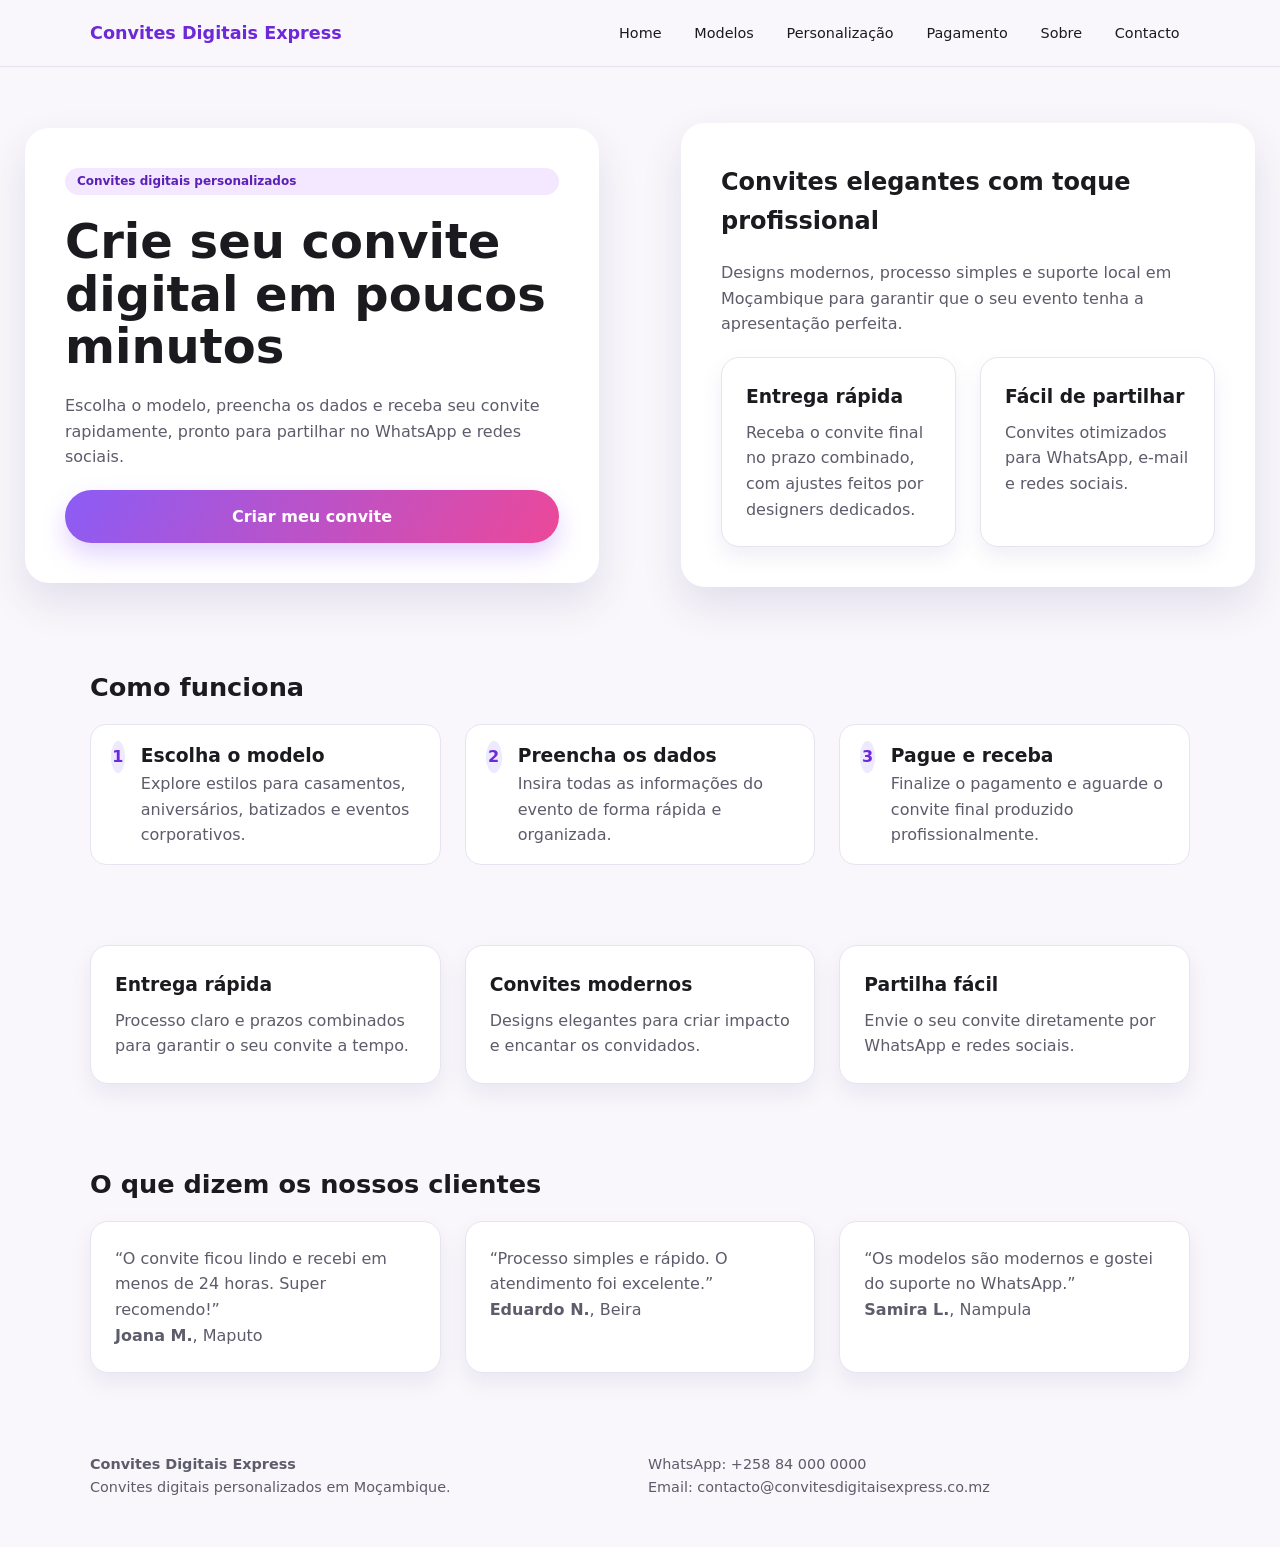
<file: index.html>
<!DOCTYPE html>
<html lang="pt-MZ">
<head>
  <meta charset="UTF-8" />
  <meta name="viewport" content="width=device-width, initial-scale=1.0" />
  <title>Convites Digitais Express | Convites digitais em Moçambique</title>
  <link rel="stylesheet" href="styles.css" />
</head>
<body>
  <header>
    <div class="container nav">
      <a class="brand" href="index.html">Convites Digitais Express</a>
      <nav class="nav-links">
        <a href="index.html">Home</a>
        <a href="modelos.html">Modelos</a>
        <a href="personalizacao.html">Personalização</a>
        <a href="pagamento.html">Pagamento</a>
        <a href="sobre.html">Sobre</a>
        <a href="contacto.html">Contacto</a>
      </nav>
    </div>
  </header>

  <main>
    <section class="hero">
      <div class="container hero-card">
        <span class="badge">Convites digitais personalizados</span>
        <h1>Crie seu convite digital em poucos minutos</h1>
        <p>Escolha o modelo, preencha os dados e receba seu convite rapidamente, pronto para partilhar no WhatsApp e redes sociais.</p>
        <a class="cta-button" href="modelos.html">Criar meu convite</a>
      </div>
      <div class="container hero-card">
        <h2>Convites elegantes com toque profissional</h2>
        <p>Designs modernos, processo simples e suporte local em Moçambique para garantir que o seu evento tenha a apresentação perfeita.</p>
        <div class="grid cols-2">
          <div class="card">
            <h3>Entrega rápida</h3>
            <p>Receba o convite final no prazo combinado, com ajustes feitos por designers dedicados.</p>
          </div>
          <div class="card">
            <h3>Fácil de partilhar</h3>
            <p>Convites otimizados para WhatsApp, e-mail e redes sociais.</p>
          </div>
        </div>
      </div>
    </section>

    <section class="section">
      <div class="container">
        <h2>Como funciona</h2>
        <ul class="grid cols-3 steps">
          <li>
            <div>
              <h3>Escolha o modelo</h3>
              <p>Explore estilos para casamentos, aniversários, batizados e eventos corporativos.</p>
            </div>
          </li>
          <li>
            <div>
              <h3>Preencha os dados</h3>
              <p>Insira todas as informações do evento de forma rápida e organizada.</p>
            </div>
          </li>
          <li>
            <div>
              <h3>Pague e receba</h3>
              <p>Finalize o pagamento e aguarde o convite final produzido profissionalmente.</p>
            </div>
          </li>
        </ul>
      </div>
    </section>

    <section class="section">
      <div class="container grid cols-3">
        <div class="card">
          <h3>Entrega rápida</h3>
          <p>Processo claro e prazos combinados para garantir o seu convite a tempo.</p>
        </div>
        <div class="card">
          <h3>Convites modernos</h3>
          <p>Designs elegantes para criar impacto e encantar os convidados.</p>
        </div>
        <div class="card">
          <h3>Partilha fácil</h3>
          <p>Envie o seu convite diretamente por WhatsApp e redes sociais.</p>
        </div>
      </div>
    </section>

    <section class="section">
      <div class="container">
        <h2>O que dizem os nossos clientes</h2>
        <div class="grid cols-3">
          <div class="card">
            <p>“O convite ficou lindo e recebi em menos de 24 horas. Super recomendo!”</p>
            <p><strong>Joana M.</strong>, Maputo</p>
          </div>
          <div class="card">
            <p>“Processo simples e rápido. O atendimento foi excelente.”</p>
            <p><strong>Eduardo N.</strong>, Beira</p>
          </div>
          <div class="card">
            <p>“Os modelos são modernos e gostei do suporte no WhatsApp.”</p>
            <p><strong>Samira L.</strong>, Nampula</p>
          </div>
        </div>
      </div>
    </section>
  </main>

  <footer>
    <div class="container grid cols-2">
      <div>
        <strong>Convites Digitais Express</strong>
        <p>Convites digitais personalizados em Moçambique.</p>
      </div>
      <div>
        <p>WhatsApp: +258 84 000 0000</p>
        <p>Email: contacto@convitesdigitaisexpress.co.mz</p>
      </div>
    </div>
  </footer>
</body>
</html>
</file>
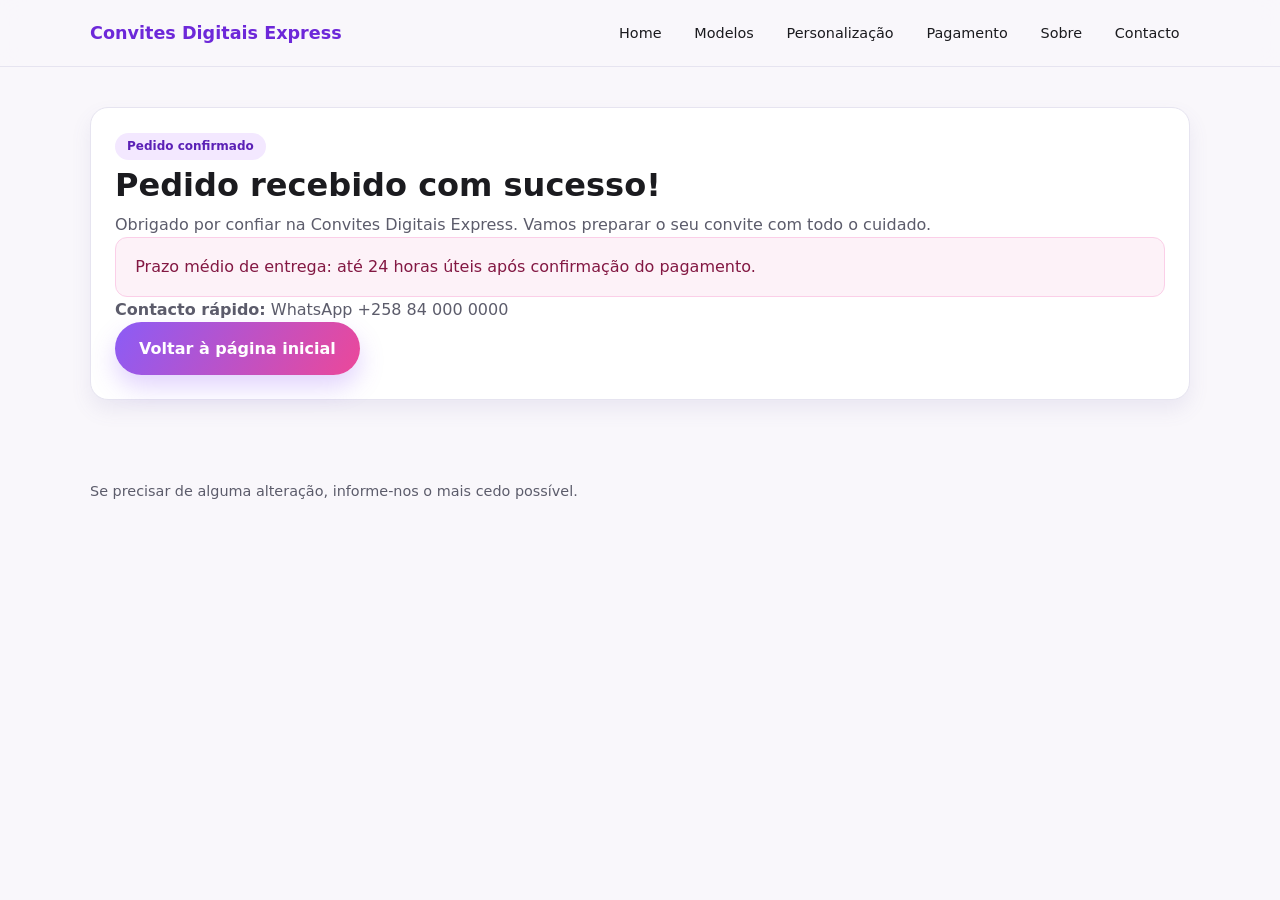
<file: confirmacao.html>
<!DOCTYPE html>
<html lang="pt-MZ">
<head>
  <meta charset="UTF-8" />
  <meta name="viewport" content="width=device-width, initial-scale=1.0" />
  <title>Confirmação | Convites Digitais Express</title>
  <link rel="stylesheet" href="styles.css" />
</head>
<body>
  <header>
    <div class="container nav">
      <a class="brand" href="index.html">Convites Digitais Express</a>
      <nav class="nav-links">
        <a href="index.html">Home</a>
        <a href="modelos.html">Modelos</a>
        <a href="personalizacao.html">Personalização</a>
        <a href="pagamento.html">Pagamento</a>
        <a href="sobre.html">Sobre</a>
        <a href="contacto.html">Contacto</a>
      </nav>
    </div>
  </header>

  <main class="section">
    <div class="container">
      <div class="card">
        <span class="badge">Pedido confirmado</span>
        <h1>Pedido recebido com sucesso!</h1>
        <p>Obrigado por confiar na Convites Digitais Express. Vamos preparar o seu convite com todo o cuidado.</p>
        <div class="notice">
          Prazo médio de entrega: até 24 horas úteis após confirmação do pagamento.
        </div>
        <p><strong>Contacto rápido:</strong> WhatsApp +258 84 000 0000</p>
        <a class="cta-button" href="index.html">Voltar à página inicial</a>
      </div>
    </div>
  </main>

  <footer>
    <div class="container">
      <p>Se precisar de alguma alteração, informe-nos o mais cedo possível.</p>
    </div>
  </footer>
</body>
</html>
</file>
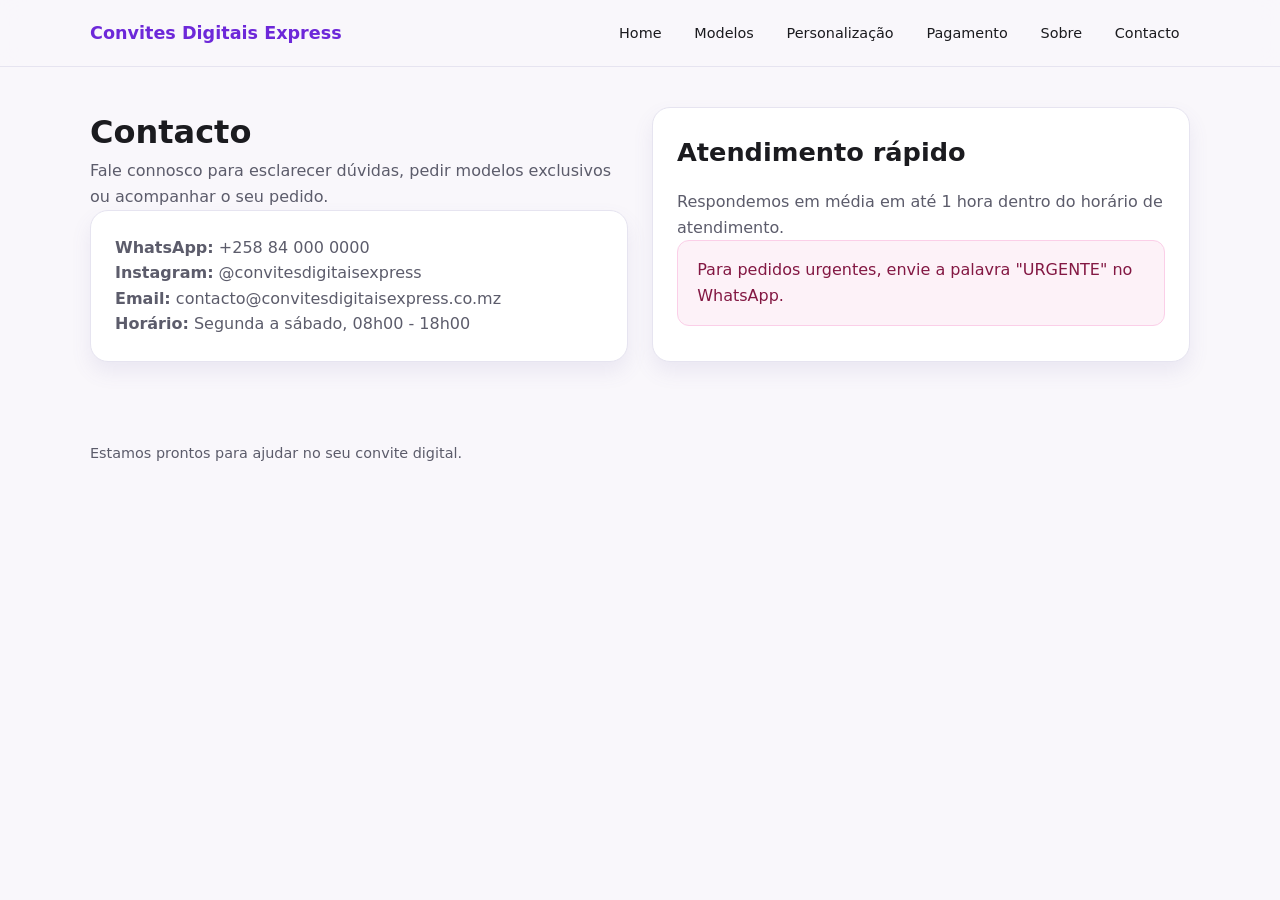
<file: contacto.html>
<!DOCTYPE html>
<html lang="pt-MZ">
<head>
  <meta charset="UTF-8" />
  <meta name="viewport" content="width=device-width, initial-scale=1.0" />
  <title>Contacto | Convites Digitais Express</title>
  <link rel="stylesheet" href="styles.css" />
</head>
<body>
  <header>
    <div class="container nav">
      <a class="brand" href="index.html">Convites Digitais Express</a>
      <nav class="nav-links">
        <a href="index.html">Home</a>
        <a href="modelos.html">Modelos</a>
        <a href="personalizacao.html">Personalização</a>
        <a href="pagamento.html">Pagamento</a>
        <a href="sobre.html">Sobre</a>
        <a href="contacto.html">Contacto</a>
      </nav>
    </div>
  </header>

  <main class="section">
    <div class="container grid cols-2">
      <div>
        <h1>Contacto</h1>
        <p>Fale connosco para esclarecer dúvidas, pedir modelos exclusivos ou acompanhar o seu pedido.</p>
        <div class="card">
          <p><strong>WhatsApp:</strong> +258 84 000 0000</p>
          <p><strong>Instagram:</strong> @convitesdigitaisexpress</p>
          <p><strong>Email:</strong> contacto@convitesdigitaisexpress.co.mz</p>
          <p><strong>Horário:</strong> Segunda a sábado, 08h00 - 18h00</p>
        </div>
      </div>
      <div class="card">
        <h2>Atendimento rápido</h2>
        <p>Respondemos em média em até 1 hora dentro do horário de atendimento.</p>
        <div class="notice">
          Para pedidos urgentes, envie a palavra "URGENTE" no WhatsApp.
        </div>
      </div>
    </div>
  </main>

  <footer>
    <div class="container">
      <p>Estamos prontos para ajudar no seu convite digital.</p>
    </div>
  </footer>
</body>
</html>
</file>
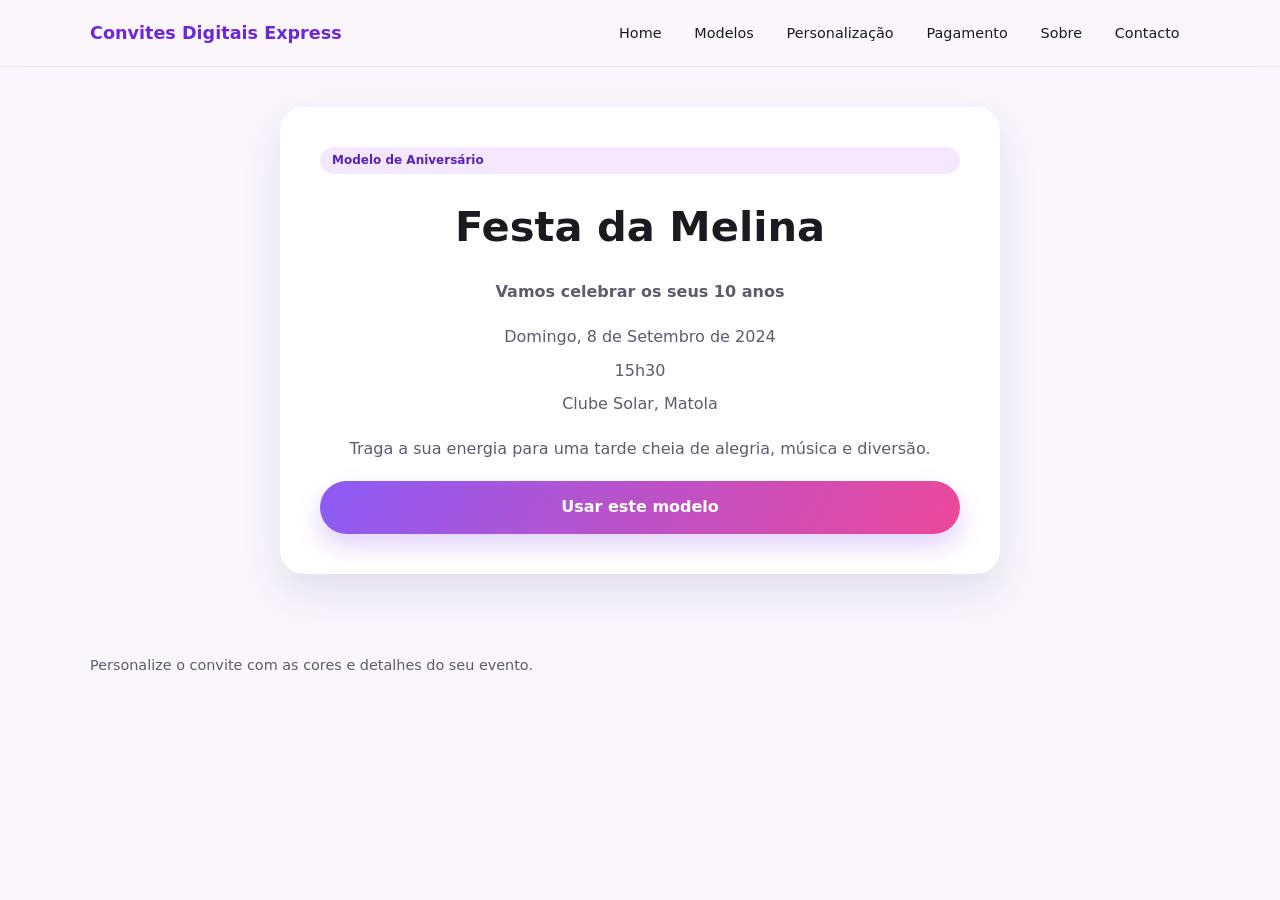
<file: modelo-aniversario.html>
<!DOCTYPE html>
<html lang="pt-MZ">
<head>
  <meta charset="UTF-8" />
  <meta name="viewport" content="width=device-width, initial-scale=1.0" />
  <title>Pré-visualização Aniversário | Convites Digitais Express</title>
  <link rel="stylesheet" href="styles.css" />
</head>
<body>
  <header>
    <div class="container nav">
      <a class="brand" href="index.html">Convites Digitais Express</a>
      <nav class="nav-links">
        <a href="index.html">Home</a>
        <a href="modelos.html">Modelos</a>
        <a href="personalizacao.html">Personalização</a>
        <a href="pagamento.html">Pagamento</a>
        <a href="sobre.html">Sobre</a>
        <a href="contacto.html">Contacto</a>
      </nav>
    </div>
  </header>

  <main class="section">
    <div class="container">
      <div class="invitation-preview">
        <span class="badge">Modelo de Aniversário</span>
        <h1>Festa da Melina</h1>
        <p class="invitation-highlight">Vamos celebrar os seus 10 anos</p>
        <div class="invitation-meta">
          <p>Domingo, 8 de Setembro de 2024</p>
          <p>15h30</p>
          <p>Clube Solar, Matola</p>
        </div>
        <p>Traga a sua energia para uma tarde cheia de alegria, música e diversão.</p>
        <a class="cta-button" href="personalizacao.html">Usar este modelo</a>
      </div>
    </div>
  </main>

  <footer>
    <div class="container">
      <p>Personalize o convite com as cores e detalhes do seu evento.</p>
    </div>
  </footer>
</body>
</html>
</file>
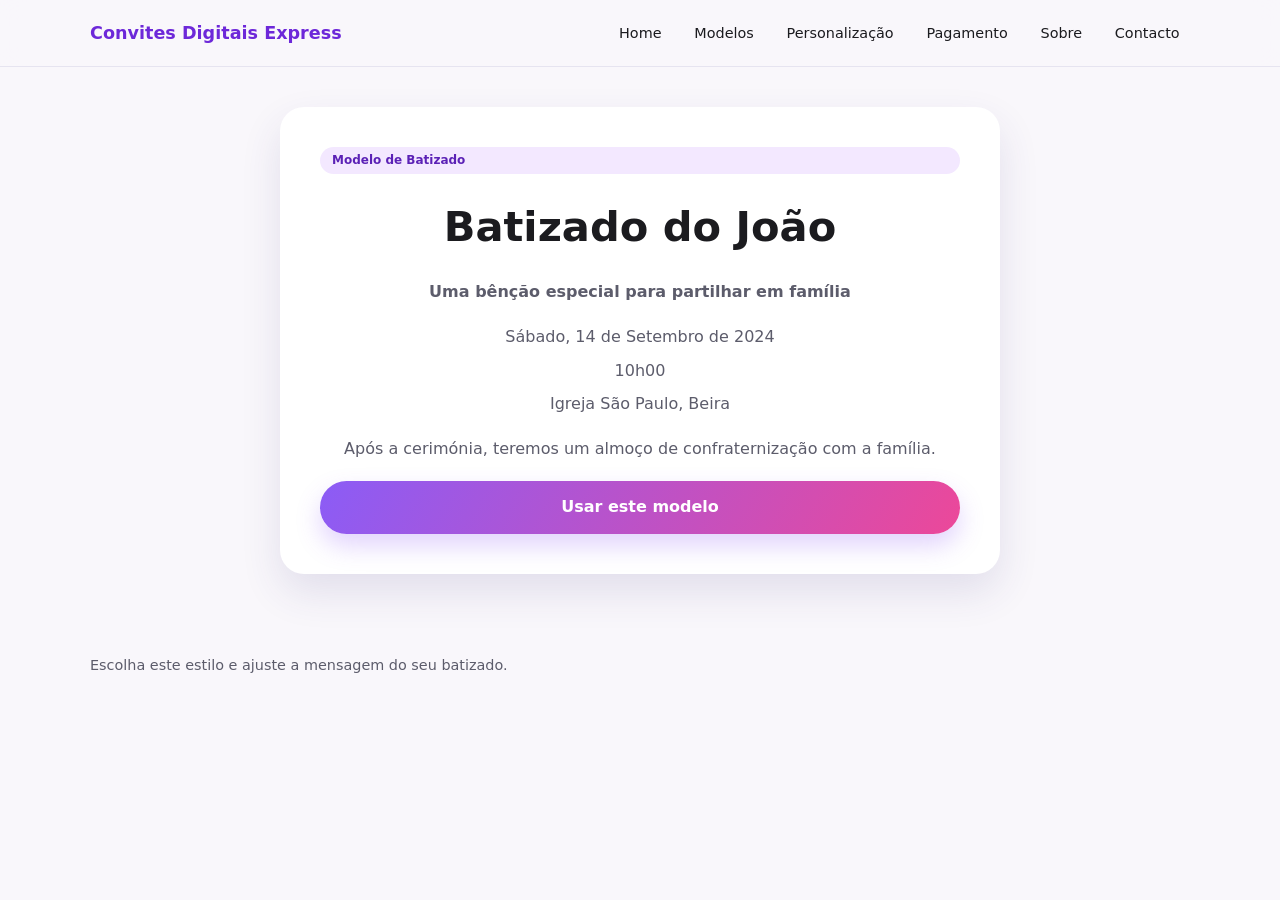
<file: modelo-batizado.html>
<!DOCTYPE html>
<html lang="pt-MZ">
<head>
  <meta charset="UTF-8" />
  <meta name="viewport" content="width=device-width, initial-scale=1.0" />
  <title>Pré-visualização Batizado | Convites Digitais Express</title>
  <link rel="stylesheet" href="styles.css" />
</head>
<body>
  <header>
    <div class="container nav">
      <a class="brand" href="index.html">Convites Digitais Express</a>
      <nav class="nav-links">
        <a href="index.html">Home</a>
        <a href="modelos.html">Modelos</a>
        <a href="personalizacao.html">Personalização</a>
        <a href="pagamento.html">Pagamento</a>
        <a href="sobre.html">Sobre</a>
        <a href="contacto.html">Contacto</a>
      </nav>
    </div>
  </header>

  <main class="section">
    <div class="container">
      <div class="invitation-preview">
        <span class="badge">Modelo de Batizado</span>
        <h1>Batizado do João</h1>
        <p class="invitation-highlight">Uma bênção especial para partilhar em família</p>
        <div class="invitation-meta">
          <p>Sábado, 14 de Setembro de 2024</p>
          <p>10h00</p>
          <p>Igreja São Paulo, Beira</p>
        </div>
        <p>Após a cerimónia, teremos um almoço de confraternização com a família.</p>
        <a class="cta-button" href="personalizacao.html">Usar este modelo</a>
      </div>
    </div>
  </main>

  <footer>
    <div class="container">
      <p>Escolha este estilo e ajuste a mensagem do seu batizado.</p>
    </div>
  </footer>
</body>
</html>
</file>
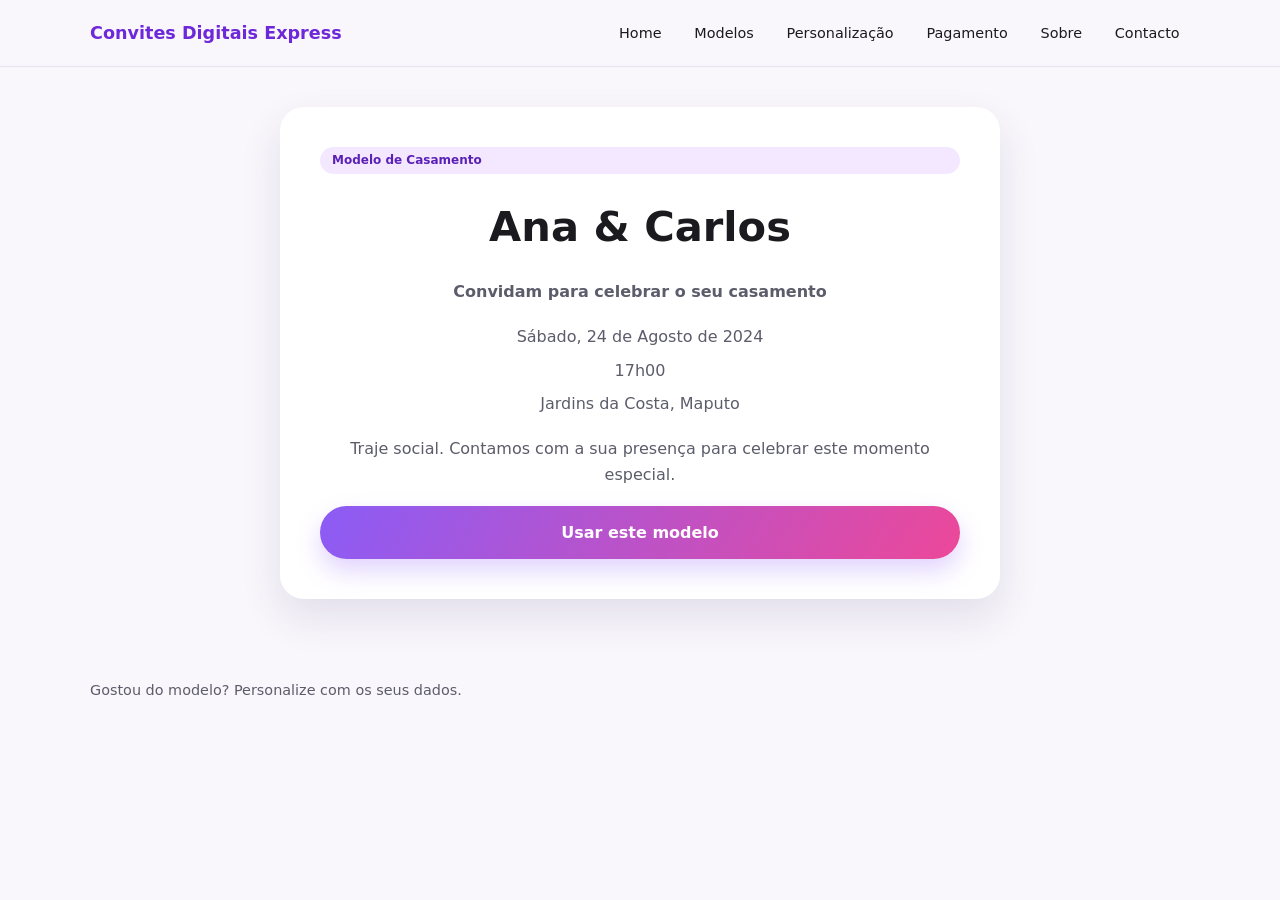
<file: modelo-casamento.html>
<!DOCTYPE html>
<html lang="pt-MZ">
<head>
  <meta charset="UTF-8" />
  <meta name="viewport" content="width=device-width, initial-scale=1.0" />
  <title>Pré-visualização Casamento | Convites Digitais Express</title>
  <link rel="stylesheet" href="styles.css" />
</head>
<body>
  <header>
    <div class="container nav">
      <a class="brand" href="index.html">Convites Digitais Express</a>
      <nav class="nav-links">
        <a href="index.html">Home</a>
        <a href="modelos.html">Modelos</a>
        <a href="personalizacao.html">Personalização</a>
        <a href="pagamento.html">Pagamento</a>
        <a href="sobre.html">Sobre</a>
        <a href="contacto.html">Contacto</a>
      </nav>
    </div>
  </header>

  <main class="section">
    <div class="container">
      <div class="invitation-preview">
        <span class="badge">Modelo de Casamento</span>
        <h1>Ana & Carlos</h1>
        <p class="invitation-highlight">Convidam para celebrar o seu casamento</p>
        <div class="invitation-meta">
          <p>Sábado, 24 de Agosto de 2024</p>
          <p>17h00</p>
          <p>Jardins da Costa, Maputo</p>
        </div>
        <p>Traje social. Contamos com a sua presença para celebrar este momento especial.</p>
        <a class="cta-button" href="personalizacao.html">Usar este modelo</a>
      </div>
    </div>
  </main>

  <footer>
    <div class="container">
      <p>Gostou do modelo? Personalize com os seus dados.</p>
    </div>
  </footer>
</body>
</html>
</file>
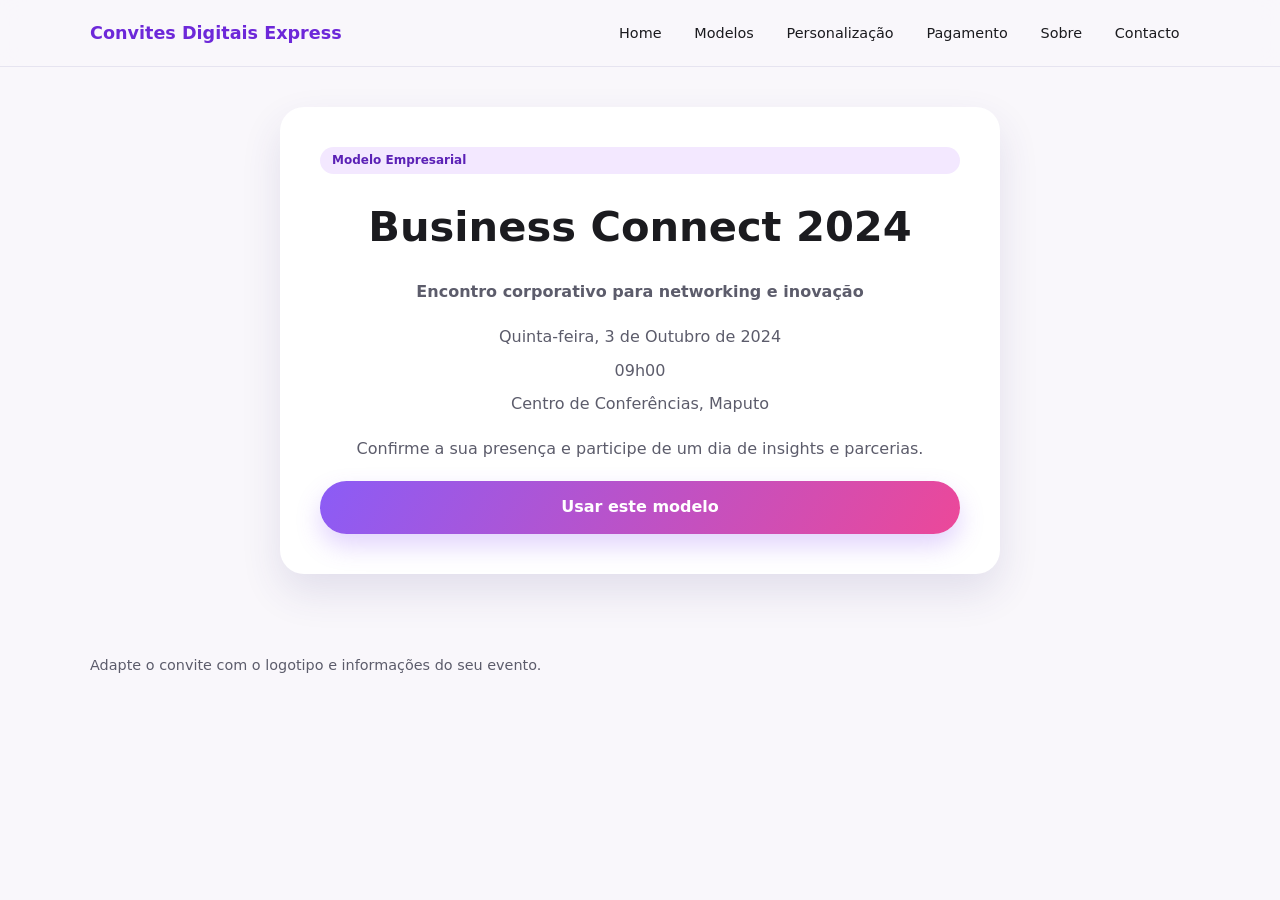
<file: modelo-empresarial.html>
<!DOCTYPE html>
<html lang="pt-MZ">
<head>
  <meta charset="UTF-8" />
  <meta name="viewport" content="width=device-width, initial-scale=1.0" />
  <title>Pré-visualização Empresarial | Convites Digitais Express</title>
  <link rel="stylesheet" href="styles.css" />
</head>
<body>
  <header>
    <div class="container nav">
      <a class="brand" href="index.html">Convites Digitais Express</a>
      <nav class="nav-links">
        <a href="index.html">Home</a>
        <a href="modelos.html">Modelos</a>
        <a href="personalizacao.html">Personalização</a>
        <a href="pagamento.html">Pagamento</a>
        <a href="sobre.html">Sobre</a>
        <a href="contacto.html">Contacto</a>
      </nav>
    </div>
  </header>

  <main class="section">
    <div class="container">
      <div class="invitation-preview">
        <span class="badge">Modelo Empresarial</span>
        <h1>Business Connect 2024</h1>
        <p class="invitation-highlight">Encontro corporativo para networking e inovação</p>
        <div class="invitation-meta">
          <p>Quinta-feira, 3 de Outubro de 2024</p>
          <p>09h00</p>
          <p>Centro de Conferências, Maputo</p>
        </div>
        <p>Confirme a sua presença e participe de um dia de insights e parcerias.</p>
        <a class="cta-button" href="personalizacao.html">Usar este modelo</a>
      </div>
    </div>
  </main>

  <footer>
    <div class="container">
      <p>Adapte o convite com o logotipo e informações do seu evento.</p>
    </div>
  </footer>
</body>
</html>
</file>
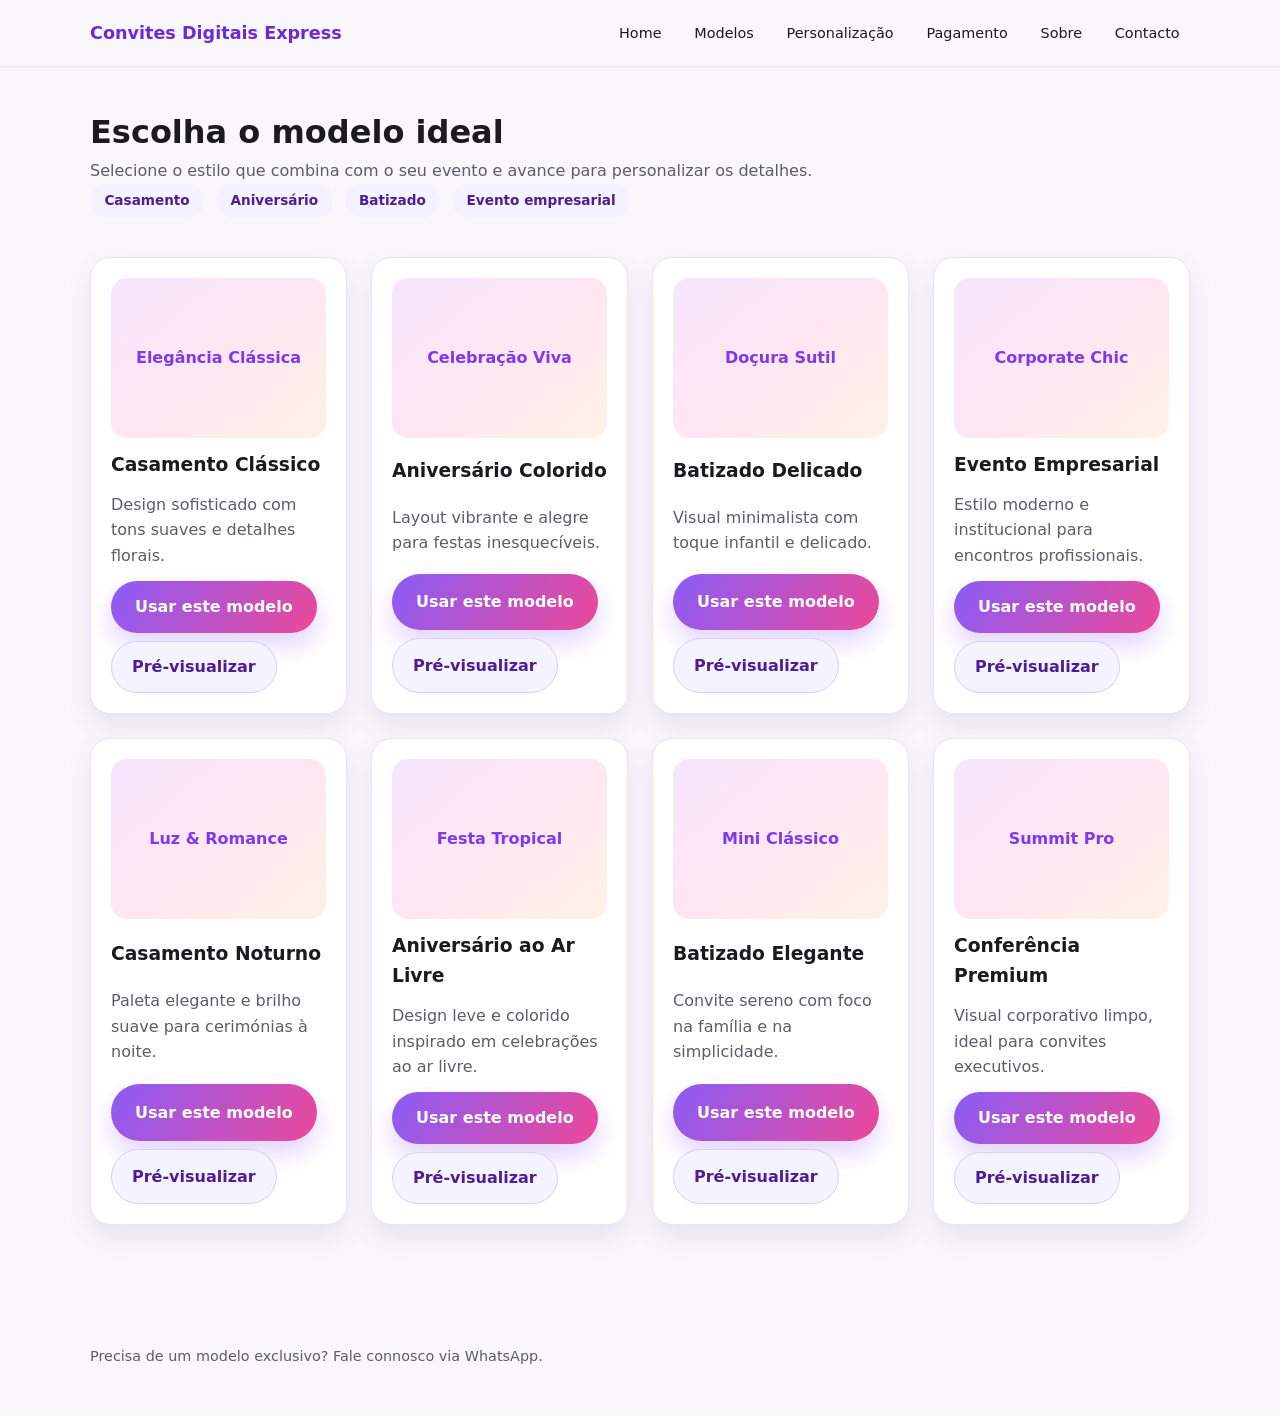
<file: modelos.html>
<!DOCTYPE html>
<html lang="pt-MZ">
<head>
  <meta charset="UTF-8" />
  <meta name="viewport" content="width=device-width, initial-scale=1.0" />
  <title>Modelos | Convites Digitais Express</title>
  <link rel="stylesheet" href="styles.css" />
</head>
<body>
  <header>
    <div class="container nav">
      <a class="brand" href="index.html">Convites Digitais Express</a>
      <nav class="nav-links">
        <a href="index.html">Home</a>
        <a href="modelos.html">Modelos</a>
        <a href="personalizacao.html">Personalização</a>
        <a href="pagamento.html">Pagamento</a>
        <a href="sobre.html">Sobre</a>
        <a href="contacto.html">Contacto</a>
      </nav>
    </div>
  </header>

  <main class="section">
    <div class="container">
      <h1>Escolha o modelo ideal</h1>
      <p>Selecione o estilo que combina com o seu evento e avance para personalizar os detalhes.</p>

      <div class="filters" aria-label="Filtros por tipo de evento">
        <span class="filter-pill">Casamento</span>
        <span class="filter-pill">Aniversário</span>
        <span class="filter-pill">Batizado</span>
        <span class="filter-pill">Evento empresarial</span>
      </div>

      <div class="models-grid section">
        <article class="model-card">
          <div class="model-preview">Elegância Clássica</div>
          <h3>Casamento Clássico</h3>
          <p>Design sofisticado com tons suaves e detalhes florais.</p>
          <div class="preview-actions">
            <a class="cta-button" href="personalizacao.html">Usar este modelo</a>
            <a class="secondary-button" href="modelo-casamento.html">Pré-visualizar</a>
          </div>
        </article>
        <article class="model-card">
          <div class="model-preview">Celebração Viva</div>
          <h3>Aniversário Colorido</h3>
          <p>Layout vibrante e alegre para festas inesquecíveis.</p>
          <div class="preview-actions">
            <a class="cta-button" href="personalizacao.html">Usar este modelo</a>
            <a class="secondary-button" href="modelo-aniversario.html">Pré-visualizar</a>
          </div>
        </article>
        <article class="model-card">
          <div class="model-preview">Doçura Sutil</div>
          <h3>Batizado Delicado</h3>
          <p>Visual minimalista com toque infantil e delicado.</p>
          <div class="preview-actions">
            <a class="cta-button" href="personalizacao.html">Usar este modelo</a>
            <a class="secondary-button" href="modelo-batizado.html">Pré-visualizar</a>
          </div>
        </article>
        <article class="model-card">
          <div class="model-preview">Corporate Chic</div>
          <h3>Evento Empresarial</h3>
          <p>Estilo moderno e institucional para encontros profissionais.</p>
          <div class="preview-actions">
            <a class="cta-button" href="personalizacao.html">Usar este modelo</a>
            <a class="secondary-button" href="modelo-empresarial.html">Pré-visualizar</a>
          </div>
        </article>
        <article class="model-card">
          <div class="model-preview">Luz & Romance</div>
          <h3>Casamento Noturno</h3>
          <p>Paleta elegante e brilho suave para cerimónias à noite.</p>
          <div class="preview-actions">
            <a class="cta-button" href="personalizacao.html">Usar este modelo</a>
            <a class="secondary-button" href="modelo-casamento.html">Pré-visualizar</a>
          </div>
        </article>
        <article class="model-card">
          <div class="model-preview">Festa Tropical</div>
          <h3>Aniversário ao Ar Livre</h3>
          <p>Design leve e colorido inspirado em celebrações ao ar livre.</p>
          <div class="preview-actions">
            <a class="cta-button" href="personalizacao.html">Usar este modelo</a>
            <a class="secondary-button" href="modelo-aniversario.html">Pré-visualizar</a>
          </div>
        </article>
        <article class="model-card">
          <div class="model-preview">Mini Clássico</div>
          <h3>Batizado Elegante</h3>
          <p>Convite sereno com foco na família e na simplicidade.</p>
          <div class="preview-actions">
            <a class="cta-button" href="personalizacao.html">Usar este modelo</a>
            <a class="secondary-button" href="modelo-batizado.html">Pré-visualizar</a>
          </div>
        </article>
        <article class="model-card">
          <div class="model-preview">Summit Pro</div>
          <h3>Conferência Premium</h3>
          <p>Visual corporativo limpo, ideal para convites executivos.</p>
          <div class="preview-actions">
            <a class="cta-button" href="personalizacao.html">Usar este modelo</a>
            <a class="secondary-button" href="modelo-empresarial.html">Pré-visualizar</a>
          </div>
        </article>
      </div>
    </div>
  </main>

  <footer>
    <div class="container">
      <p>Precisa de um modelo exclusivo? Fale connosco via WhatsApp.</p>
    </div>
  </footer>
</body>
</html>
</file>
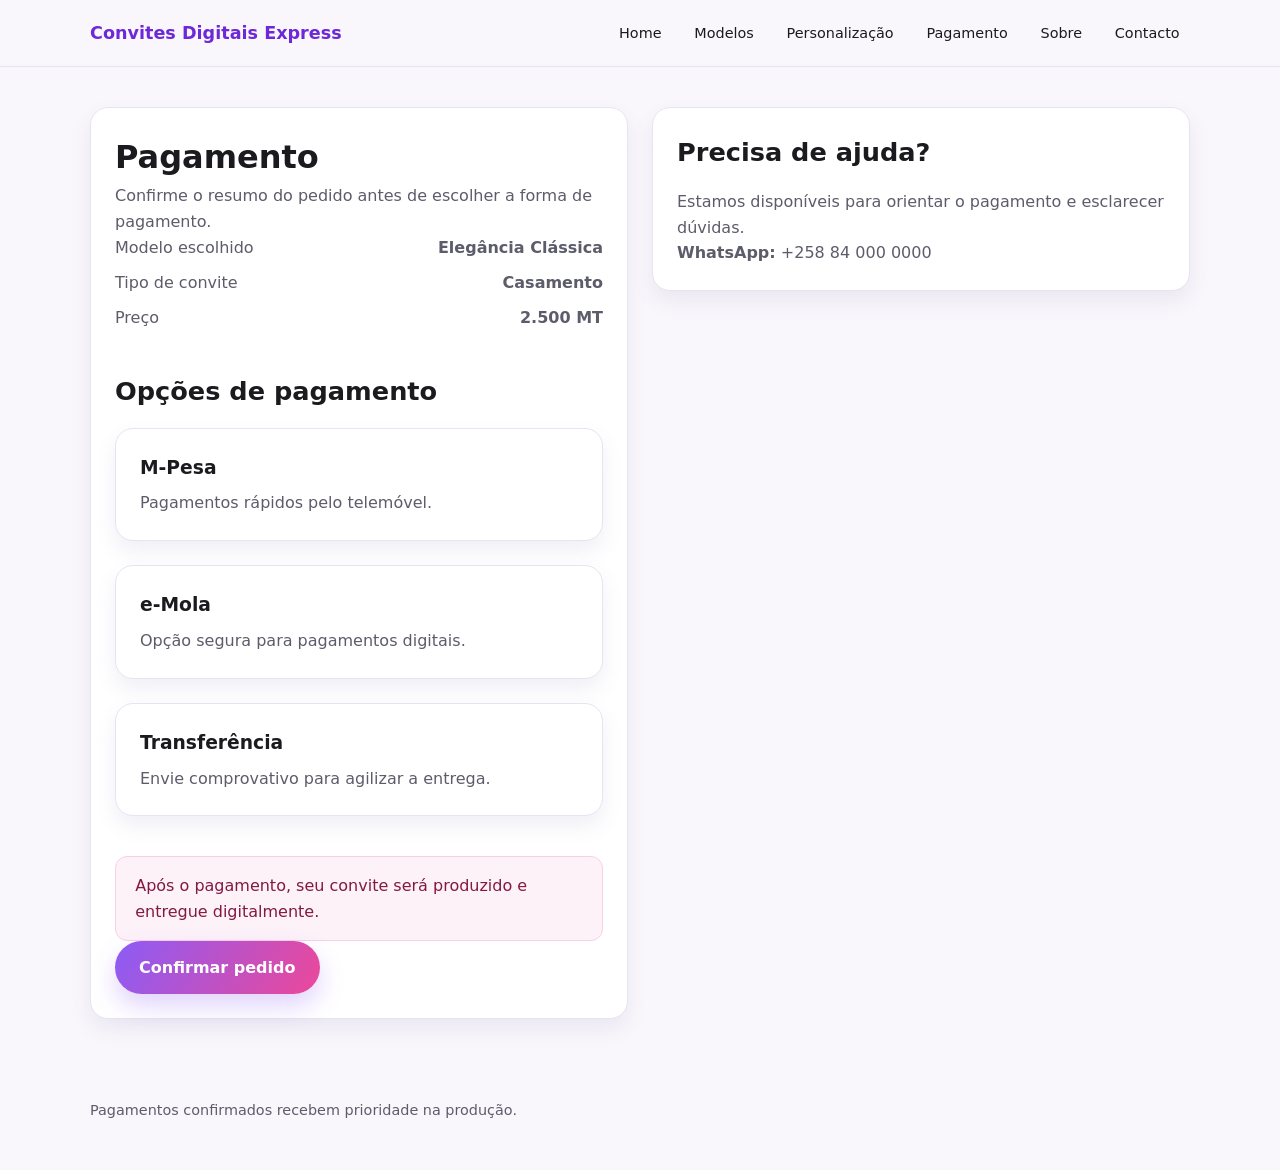
<file: pagamento.html>
<!DOCTYPE html>
<html lang="pt-MZ">
<head>
  <meta charset="UTF-8" />
  <meta name="viewport" content="width=device-width, initial-scale=1.0" />
  <title>Pagamento | Convites Digitais Express</title>
  <link rel="stylesheet" href="styles.css" />
</head>
<body>
  <header>
    <div class="container nav">
      <a class="brand" href="index.html">Convites Digitais Express</a>
      <nav class="nav-links">
        <a href="index.html">Home</a>
        <a href="modelos.html">Modelos</a>
        <a href="personalizacao.html">Personalização</a>
        <a href="pagamento.html">Pagamento</a>
        <a href="sobre.html">Sobre</a>
        <a href="contacto.html">Contacto</a>
      </nav>
    </div>
  </header>

  <main class="section">
    <div class="container grid cols-2">
      <div class="card">
        <h1>Pagamento</h1>
        <p>Confirme o resumo do pedido antes de escolher a forma de pagamento.</p>
        <ul class="summary-list">
          <li><span>Modelo escolhido</span><strong>Elegância Clássica</strong></li>
          <li><span>Tipo de convite</span><strong>Casamento</strong></li>
          <li><span>Preço</span><strong>2.500 MT</strong></li>
        </ul>
        <div class="section">
          <h2>Opções de pagamento</h2>
          <div class="grid">
            <div class="card">
              <h3>M-Pesa</h3>
              <p>Pagamentos rápidos pelo telemóvel.</p>
            </div>
            <div class="card">
              <h3>e-Mola</h3>
              <p>Opção segura para pagamentos digitais.</p>
            </div>
            <div class="card">
              <h3>Transferência</h3>
              <p>Envie comprovativo para agilizar a entrega.</p>
            </div>
          </div>
        </div>
        <div class="notice">
          Após o pagamento, seu convite será produzido e entregue digitalmente.
        </div>
        <a class="cta-button" href="confirmacao.html">Confirmar pedido</a>
      </div>
      <aside>
        <div class="card">
          <h2>Precisa de ajuda?</h2>
          <p>Estamos disponíveis para orientar o pagamento e esclarecer dúvidas.</p>
          <p><strong>WhatsApp:</strong> +258 84 000 0000</p>
        </div>
      </aside>
    </div>
  </main>

  <footer>
    <div class="container">
      <p>Pagamentos confirmados recebem prioridade na produção.</p>
    </div>
  </footer>
</body>
</html>
</file>
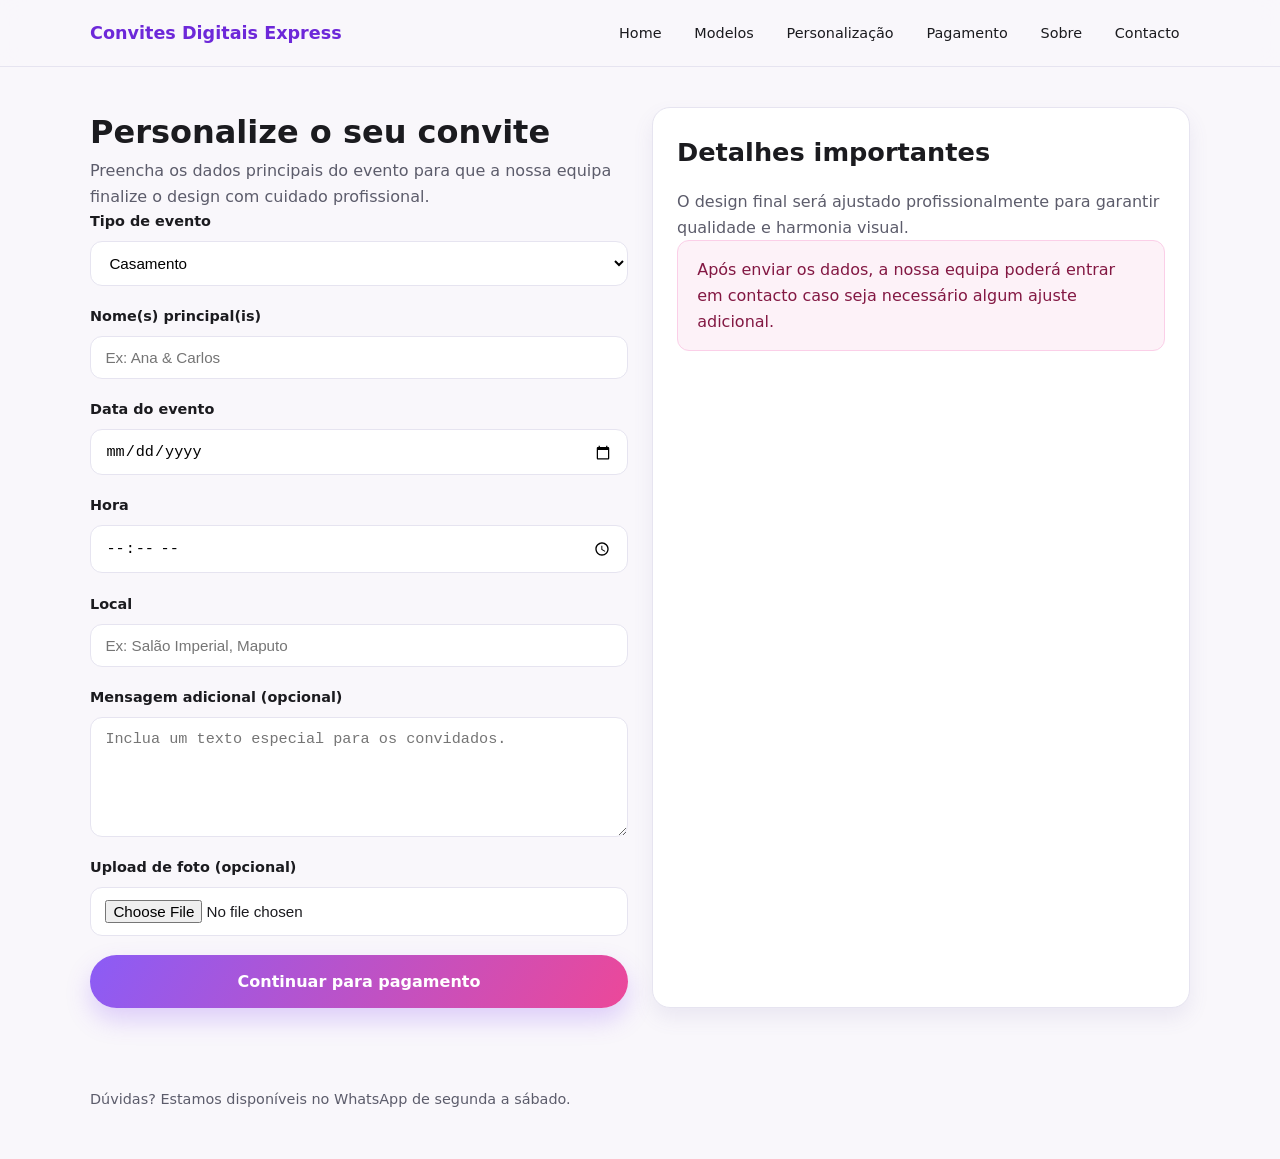
<file: personalizacao.html>
<!DOCTYPE html>
<html lang="pt-MZ">
<head>
  <meta charset="UTF-8" />
  <meta name="viewport" content="width=device-width, initial-scale=1.0" />
  <title>Personalização | Convites Digitais Express</title>
  <link rel="stylesheet" href="styles.css" />
</head>
<body>
  <header>
    <div class="container nav">
      <a class="brand" href="index.html">Convites Digitais Express</a>
      <nav class="nav-links">
        <a href="index.html">Home</a>
        <a href="modelos.html">Modelos</a>
        <a href="personalizacao.html">Personalização</a>
        <a href="pagamento.html">Pagamento</a>
        <a href="sobre.html">Sobre</a>
        <a href="contacto.html">Contacto</a>
      </nav>
    </div>
  </header>

  <main class="section">
    <div class="container grid cols-2">
      <div>
        <h1>Personalize o seu convite</h1>
        <p>Preencha os dados principais do evento para que a nossa equipa finalize o design com cuidado profissional.</p>
        <form class="form">
          <div class="form-group">
            <label for="tipo-evento">Tipo de evento</label>
            <select id="tipo-evento" name="tipo-evento">
              <option>Casamento</option>
              <option>Aniversário</option>
              <option>Batizado</option>
              <option>Evento empresarial</option>
            </select>
          </div>
          <div class="form-group">
            <label for="nomes">Nome(s) principal(is)</label>
            <input id="nomes" name="nomes" type="text" placeholder="Ex: Ana & Carlos" />
          </div>
          <div class="form-group">
            <label for="data">Data do evento</label>
            <input id="data" name="data" type="date" />
          </div>
          <div class="form-group">
            <label for="hora">Hora</label>
            <input id="hora" name="hora" type="time" />
          </div>
          <div class="form-group">
            <label for="local">Local</label>
            <input id="local" name="local" type="text" placeholder="Ex: Salão Imperial, Maputo" />
          </div>
          <div class="form-group">
            <label for="mensagem">Mensagem adicional (opcional)</label>
            <textarea id="mensagem" name="mensagem" placeholder="Inclua um texto especial para os convidados."></textarea>
          </div>
          <div class="form-group">
            <label for="foto">Upload de foto (opcional)</label>
            <input id="foto" name="foto" type="file" />
          </div>
          <a class="cta-button" href="pagamento.html">Continuar para pagamento</a>
        </form>
      </div>
      <aside class="card">
        <h2>Detalhes importantes</h2>
        <p>O design final será ajustado profissionalmente para garantir qualidade e harmonia visual.</p>
        <div class="notice">
          Após enviar os dados, a nossa equipa poderá entrar em contacto caso seja necessário algum ajuste adicional.
        </div>
      </aside>
    </div>
  </main>

  <footer>
    <div class="container">
      <p>Dúvidas? Estamos disponíveis no WhatsApp de segunda a sábado.</p>
    </div>
  </footer>
</body>
</html>
</file>
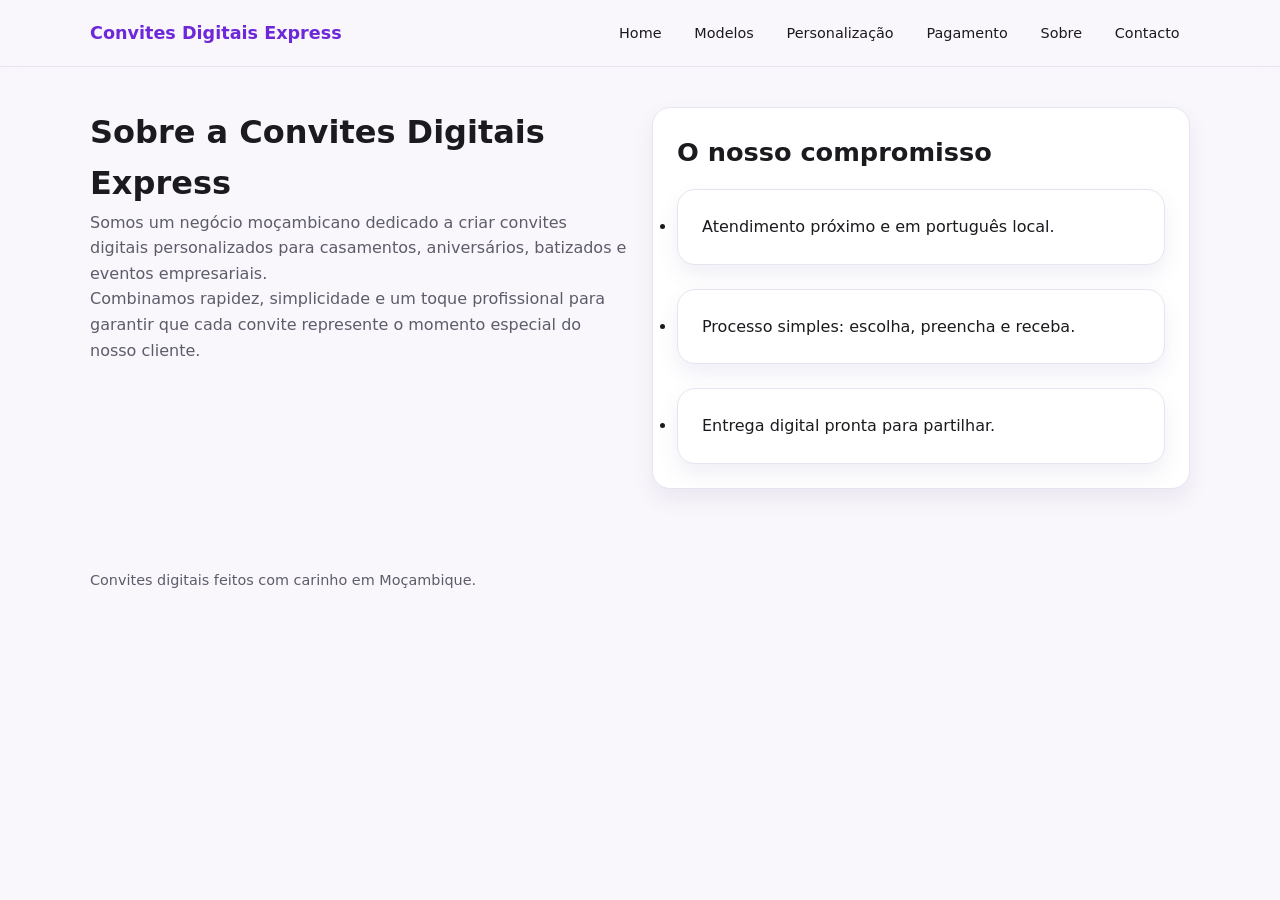
<file: sobre.html>
<!DOCTYPE html>
<html lang="pt-MZ">
<head>
  <meta charset="UTF-8" />
  <meta name="viewport" content="width=device-width, initial-scale=1.0" />
  <title>Sobre | Convites Digitais Express</title>
  <link rel="stylesheet" href="styles.css" />
</head>
<body>
  <header>
    <div class="container nav">
      <a class="brand" href="index.html">Convites Digitais Express</a>
      <nav class="nav-links">
        <a href="index.html">Home</a>
        <a href="modelos.html">Modelos</a>
        <a href="personalizacao.html">Personalização</a>
        <a href="pagamento.html">Pagamento</a>
        <a href="sobre.html">Sobre</a>
        <a href="contacto.html">Contacto</a>
      </nav>
    </div>
  </header>

  <main class="section">
    <div class="container grid cols-2">
      <div>
        <h1>Sobre a Convites Digitais Express</h1>
        <p>Somos um negócio moçambicano dedicado a criar convites digitais personalizados para casamentos, aniversários, batizados e eventos empresariais.</p>
        <p>Combinamos rapidez, simplicidade e um toque profissional para garantir que cada convite represente o momento especial do nosso cliente.</p>
      </div>
      <div class="card">
        <h2>O nosso compromisso</h2>
        <ul class="grid">
          <li class="card">Atendimento próximo e em português local.</li>
          <li class="card">Processo simples: escolha, preencha e receba.</li>
          <li class="card">Entrega digital pronta para partilhar.</li>
        </ul>
      </div>
    </div>
  </main>

  <footer>
    <div class="container">
      <p>Convites digitais feitos com carinho em Moçambique.</p>
    </div>
  </footer>
</body>
</html>
</file>
<file: styles.css>
:root {
  color-scheme: light;
  --bg: #f9f7fb;
  --card: #ffffff;
  --text: #1b1b1f;
  --muted: #5c5c6b;
  --primary: #8b5cf6;
  --primary-dark: #6d28d9;
  --accent: #ec4899;
  --border: #e6e4f0;
  --shadow: 0 18px 40px rgba(59, 47, 122, 0.12);
  font-family: "Inter", "Segoe UI", system-ui, sans-serif;
}

* {
  box-sizing: border-box;
  margin: 0;
  padding: 0;
}

body {
  background: var(--bg);
  color: var(--text);
  line-height: 1.6;
}

img {
  max-width: 100%;
  display: block;
}

a {
  color: inherit;
  text-decoration: none;
}

.container {
  width: min(1100px, 92%);
  margin: 0 auto;
}

header {
  position: sticky;
  top: 0;
  z-index: 20;
  background: rgba(249, 247, 251, 0.9);
  backdrop-filter: blur(12px);
  border-bottom: 1px solid var(--border);
}

.nav {
  display: flex;
  align-items: center;
  justify-content: space-between;
  padding: 1rem 0;
  gap: 1rem;
}

.brand {
  font-weight: 700;
  font-size: 1.1rem;
  color: var(--primary-dark);
}

.nav-links {
  display: flex;
  flex-wrap: wrap;
  gap: 0.75rem;
  font-size: 0.9rem;
}

.nav-links a {
  padding: 0.35rem 0.65rem;
  border-radius: 999px;
  transition: 0.2s ease;
}

.nav-links a:hover,
.nav-links a:focus {
  background: #ede9fe;
  color: var(--primary-dark);
}

.hero {
  padding: 3.5rem 0 2.5rem;
  display: grid;
  gap: 2rem;
}

.hero-card {
  background: var(--card);
  padding: 2.5rem;
  border-radius: 24px;
  box-shadow: var(--shadow);
  display: grid;
  gap: 1.25rem;
}

.hero h1 {
  font-size: clamp(2rem, 5vw, 3rem);
  line-height: 1.1;
}

.hero p {
  color: var(--muted);
}

.cta-button {
  display: inline-flex;
  align-items: center;
  justify-content: center;
  padding: 0.85rem 1.5rem;
  background: linear-gradient(120deg, var(--primary), var(--accent));
  color: white;
  border-radius: 999px;
  font-weight: 600;
  box-shadow: 0 12px 24px rgba(140, 84, 246, 0.25);
  transition: transform 0.2s ease;
}

.cta-button:hover,
.cta-button:focus {
  transform: translateY(-2px);
}

.section {
  padding: 2.5rem 0;
}

.section h2 {
  font-size: 1.6rem;
  margin-bottom: 1rem;
}

.section p {
  color: var(--muted);
}

.grid {
  display: grid;
  gap: 1.5rem;
}

.card {
  background: var(--card);
  padding: 1.5rem;
  border-radius: 18px;
  border: 1px solid var(--border);
  box-shadow: 0 10px 20px rgba(111, 96, 167, 0.1);
}

.card h3 {
  margin-bottom: 0.5rem;
}

.badge {
  display: inline-flex;
  align-items: center;
  gap: 0.35rem;
  padding: 0.25rem 0.75rem;
  border-radius: 999px;
  background: #f3e8ff;
  color: #5b21b6;
  font-size: 0.75rem;
  font-weight: 600;
}

.steps {
  counter-reset: step;
}

.steps li {
  list-style: none;
  padding: 1rem 1.25rem;
  border-radius: 16px;
  background: var(--card);
  border: 1px solid var(--border);
  display: flex;
  gap: 1rem;
  align-items: flex-start;
}

.steps li::before {
  counter-increment: step;
  content: counter(step);
  display: inline-flex;
  width: 32px;
  height: 32px;
  border-radius: 50%;
  background: #ede9fe;
  color: var(--primary-dark);
  align-items: center;
  justify-content: center;
  font-weight: 700;
}

.models-grid {
  display: grid;
  grid-template-columns: repeat(auto-fit, minmax(220px, 1fr));
  gap: 1.5rem;
}

.model-card {
  display: grid;
  gap: 0.75rem;
  padding: 1.25rem;
  border-radius: 20px;
  background: var(--card);
  border: 1px solid var(--border);
  box-shadow: 0 12px 24px rgba(110, 94, 160, 0.12);
}

.model-preview {
  height: 160px;
  border-radius: 16px;
  background: linear-gradient(140deg, #f7e6ff, #ffe6f2, #fff1e6);
  display: grid;
  place-items: center;
  color: #7c3aed;
  font-weight: 600;
}

.filters {
  display: flex;
  flex-wrap: wrap;
  gap: 0.75rem;
}

.filter-pill {
  padding: 0.35rem 0.9rem;
  border-radius: 999px;
  background: #f5f3ff;
  color: #4c1d95;
  font-size: 0.85rem;
  font-weight: 600;
}

.preview-actions {
  display: flex;
  flex-wrap: wrap;
  gap: 0.5rem;
}

.secondary-button {
  display: inline-flex;
  align-items: center;
  justify-content: center;
  padding: 0.75rem 1.25rem;
  border-radius: 999px;
  border: 1px solid #d8ccff;
  background: #f5f3ff;
  color: #4c1d95;
  font-weight: 600;
  transition: transform 0.2s ease;
}

.secondary-button:hover,
.secondary-button:focus {
  transform: translateY(-2px);
}

.form {
  display: grid;
  gap: 1.2rem;
}

.form label {
  font-weight: 600;
  font-size: 0.9rem;
}

.form input,
.form select,
.form textarea {
  width: 100%;
  padding: 0.75rem 0.9rem;
  border-radius: 12px;
  border: 1px solid var(--border);
  background: #fff;
  font-size: 0.95rem;
}

.form textarea {
  resize: vertical;
  min-height: 120px;
}

.form-group {
  display: grid;
  gap: 0.5rem;
}

.summary-list {
  list-style: none;
  display: grid;
  gap: 0.6rem;
}

.summary-list li {
  display: flex;
  justify-content: space-between;
  color: var(--muted);
}

.notice {
  padding: 1rem 1.2rem;
  border-radius: 12px;
  background: #fdf2f8;
  color: #831843;
  border: 1px solid #fbcfe8;
}

.invitation-preview {
  max-width: 720px;
  margin: 0 auto;
  background: var(--card);
  border-radius: 24px;
  padding: 2.5rem;
  box-shadow: var(--shadow);
  display: grid;
  gap: 1.2rem;
  text-align: center;
}

.invitation-preview h1 {
  font-size: clamp(2rem, 4vw, 2.6rem);
}

.invitation-meta {
  display: grid;
  gap: 0.5rem;
  color: var(--muted);
  font-weight: 500;
}

.invitation-highlight {
  font-weight: 700;
  color: var(--primary-dark);
}

footer {
  padding: 2.5rem 0 3rem;
  color: var(--muted);
  font-size: 0.9rem;
}

footer .grid {
  gap: 1rem;
}

@media (min-width: 768px) {
  .hero {
    grid-template-columns: repeat(2, 1fr);
    align-items: center;
  }

  .grid.cols-3 {
    grid-template-columns: repeat(3, 1fr);
  }

  .grid.cols-2 {
    grid-template-columns: repeat(2, 1fr);
  }
}
</file>
